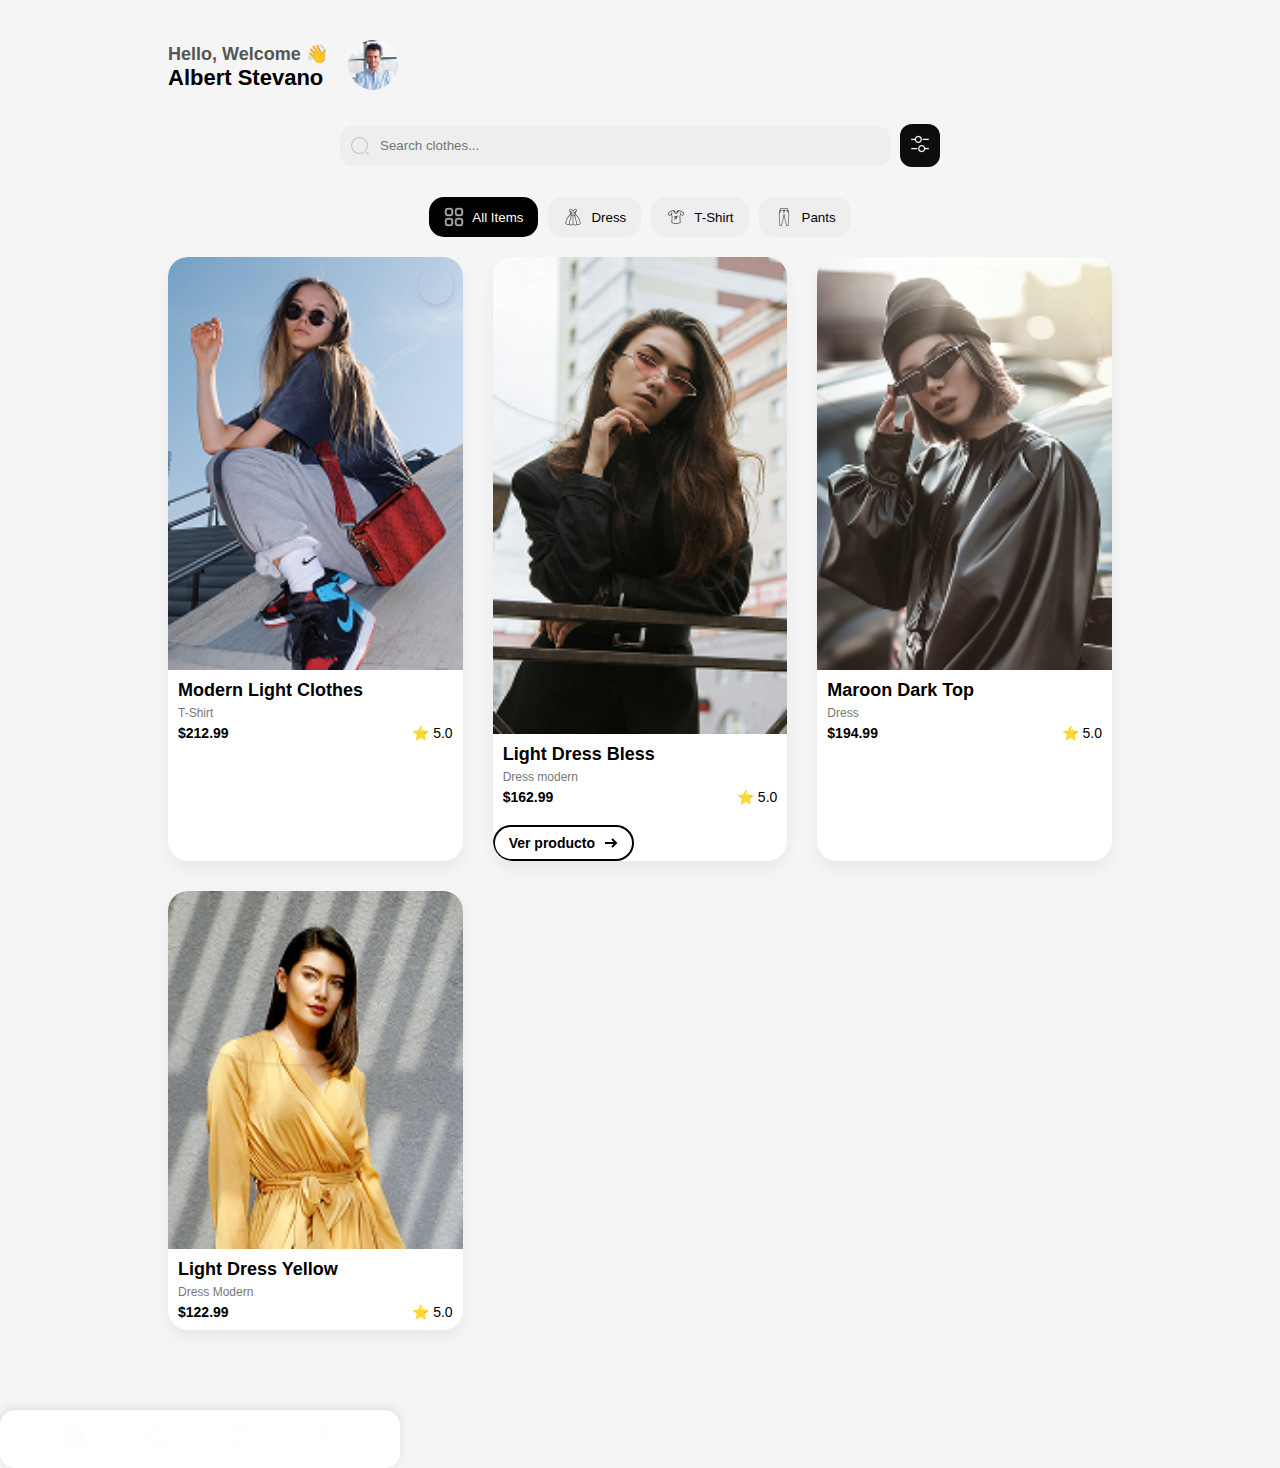
<file: index.html>
<!DOCTYPE html>
<html lang="en">
<head>
    <!-- Configuración básica del documento -->
    <meta charset="UTF-8">
    <meta name="viewport" content="width=device-width, initial-scale=1.0">
    <!-- Enlace al archivo CSS principal -->
    <link rel="stylesheet" href="css/style.css">
    <title>Ecommerce De Ropa</title>
</head>
<body>
    <div class="container">

        <!-- 🧢 ENCABEZADO PRINCIPAL -->
        <header class="header">
            <!-- Mensaje de bienvenida -->
            <div class="welcome">
                <h1>Hello, Welcome 👋</h1>
                <h2 class="username">Albert Stevano</h2>
            </div>

            <!-- Imagen de perfil del usuario -->
            <div class="profile">
                <img src="/storage/img/Profile.png" alt="Foto de perfil de Albert Stevano" class="profile-img">
            </div>
        </header>

        <!-- 🔍 BARRA DE BÚSQUEDA -->
        <div class="search-bar">
            <div class="search-input">
                <img src="/storage/img/search-normal.png" alt="Buscar" class="search-icon">
                <input type="text" placeholder="Search clothes...">
            </div>
            <!-- Botón para aplicar filtros (estéticamente poderoso, funcionalmente aún en veremos) -->
            <button class="filter-btn">
              <img src="/storage/img/Main Icon.png" alt="Filter icon">
            </button>
        </div>

        <!-- 🧭 CATEGORÍAS DE PRODUCTOS -->
        <div class="category-bar">
            <!-- Categoría: Todos los productos -->
            <button class="category-btn active">
              <img src="/storage/img/Default Icon.png" alt="All Items">
              <span>All Items</span>
            </button>

            <!-- Categoría: Vestidos -->
            <button class="category-btn">
              <img src="/storage/img/Default Icon (1).png" alt="Dress">
              <span>Dress</span>
            </button>

            <!-- Categoría: Camisetas -->
            <button class="category-btn">
              <img src="/storage/img/Default Icon (2).png" alt="T-Shirt">
              <span>T-Shirt</span>
            </button>

            <!-- Categoría: Pantalones -->
            <button class="category-btn">
              <img src="/storage/img/Default Icon (3).png" alt="Pants">
              <span>Pants</span>
            </button>
        </div>

        <!-- 🛍️ LISTA DE PRODUCTOS -->
        <div class="product-list">

            <!-- Tarjeta de producto 1 -->
            <div class="product-card">
                <div class="product-image">
                  <img src="/storage/img/Product 1.png" alt="Modern Light Clothes">
                  
                  <!-- Botón para marcar como favorito -->
                  <button class="favorite-btn">
                    <!-- Ícono de corazón SVG -->
                    <svg class="heart-icon" viewBox="0 0 24 24" width="24" height="24" xmlns="http://www.w3.org/2000/svg">
                      <path d="..." fill="none" stroke="red" stroke-width="2" stroke-linecap="round" stroke-linejoin="round"/>
                    </svg>
                  </button>
                </div>

                <!-- Información del producto -->
                <div class="product-info">
                  <h3>Modern Light Clothes</h3>
                  <p class="product-category">T-Shirt</p>
                  <div class="price-rating">
                    <span class="price">$212.99</span>
                    <span class="rating">⭐ 5.0</span>
                  </div>
                </div>
            </div>

            <!-- Tarjeta de producto 2 con enlace a detalle -->
            <div class="product-card">
              <a href="/views/detail.html" class="product-link">
                <div class="product-image">
                  <img src="/storage/img/Product 2.png" alt="Light Dress Bless">
                  <button class="favorite-btn">
                    <svg class="heart-icon" ...></svg>
                  </button>
                </div>
                <div class="product-info">
                  <h3>Light Dress Bless</h3>
                  <p class="product-category">Dress modern</p>
                  <div class="price-rating">
                    <span class="price">$162.99</span>
                    <span class="rating">⭐ 5.0</span>
                  </div>
                </div>
              </a>

              <!-- Botón adicional para ver producto (sí, ya estaba dentro del <a>, pero doble seguridad nunca sobra) -->
              <a href="/views/detail.html" class="btn-ver-mas">
                <span>Ver producto</span>
                <svg viewBox="0 0 13 10" height="10px" width="15px">
                  <path d="M1,5 L11,5"></path>
                  <polyline points="8 1 12 5 8 9"></polyline>
                </svg>
              </a>
            </div>

            <!-- Tarjeta de producto 3 -->
            <div class="product-card">
              <div class="product-image">
                <img src="/storage/img/Product 3.png" alt="Maroon Dark Top">
                <button class="favorite-btn">
                  <svg class="heart-icon" ...></svg>
                </button>
              </div>
              <div class="product-info">
                <h3>Maroon Dark Top</h3>
                <div class="product-category">Dress</div>
                <div class="price-rating">
                  <span class="price">$194.99</span>
                  <span class="rating">⭐ 5.0</span>
                </div>
              </div>
            </div>

            <!-- Tarjeta de producto 4 (saca de internet 😅) -->
            <div class="product-card">
              <div class="product-image">
                <img src="/storage/img/Product 4.png" alt="Light Dress Yellow">
                <button class="favorite-btn">
                  <svg class="heart-icon" ...></svg>
                </button>
              </div>
              <div class="product-info">
                <h3>Light Dress Yellow</h3>
                <div class="product-category">Dress Modern</div>
                <div class="price-rating">
                  <span class="price">$122.99</span>
                  <span class="rating">⭐ 5.0</span>
                </div>
              </div>
            </div>
        </div>
    </div>

    <!-- 📱 NAVEGACIÓN INFERIOR FIJA -->
    <nav class="bottom-nav">
        <!-- Enlace a Inicio -->
        <a href="index.html">
            <button><img src="/storage/img/Main Icon (1).png" alt="Home"></button>
        </a>
        <!-- Enlace a Carrito -->
        <a href="#">
            <button><img src="/storage/img/Main Icon (2).png" alt="Cart"></button>
        </a>
        <!-- Enlace a Favoritos -->
        <a href="#">
            <button><img src="/storage/img/Main Icon (3).png" alt="Favorites"></button>
        </a>
        <!-- Enlace a Perfil -->
        <a href="#">
            <button><img src="/storage/img/Main Icon (4).png" alt="Profile"></button>
        </a>
    </nav>

    <!-- ❤️ SCRIPT para activar/desactivar favoritos -->
    <script>
        document.querySelectorAll('.favorite-btn').forEach(btn => {
          btn.addEventListener('click', () => {
            const heartPath = btn.querySelector('svg path');
            const isFavorited = heartPath.getAttribute('fill') === 'red';

            if (isFavorited) {
              heartPath.setAttribute('fill', 'none');
            } else {
              heartPath.setAttribute('fill', 'red');
            }
          });
        });
    </script>
</body>
</html>
</file>
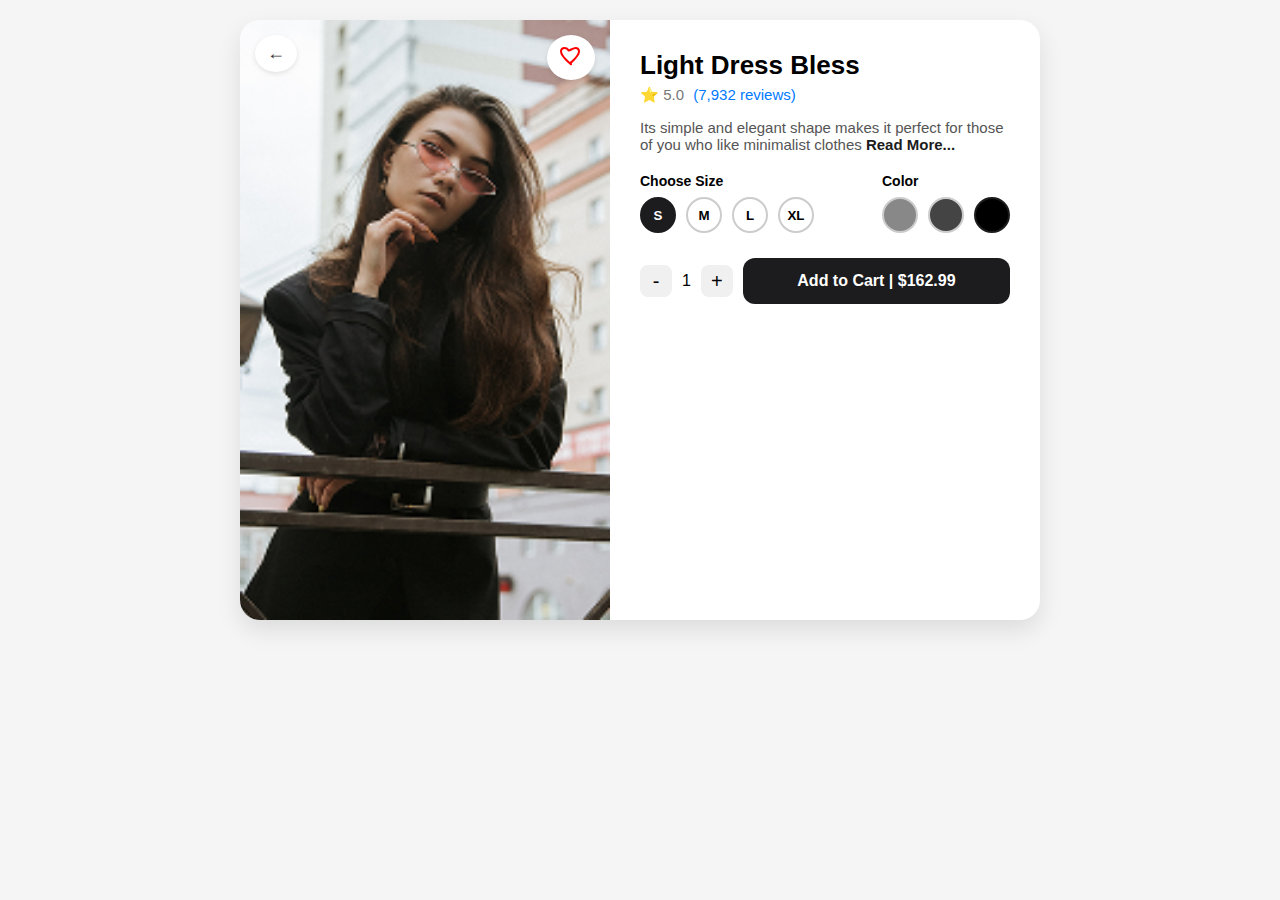
<file: views/detail.html>
<!DOCTYPE html>
<html lang="en">
<head>
  <!-- Configuración básica del documento -->
  <meta charset="UTF-8" />
  <meta name="viewport" content="width=device-width, initial-scale=1.0"/>
  <!-- Enlace al archivo CSS de estilos -->
  <link rel="stylesheet" href="/css/detail.css" />
  <title>Product Detail</title>
</head>
<body>

  <!-- Contenedor principal del detalle del producto -->
  <div class="product-detail">

    <!-- Sección de la imagen del producto -->
    <div class="product-image">
      <!-- Botón para volver a la página principal -->
      <a href="/index.html" class="back-btn">←</a>
      <!-- Imagen del producto -->
      <img src="/storage/img/Product 2.png" alt="Light Dress Bless" />
      
      <!-- Botón para marcar como favorito (corazón) -->
      <button class="favorite-btn">
        <svg class="heart-icon" viewBox="0 0 24 24" width="24" height="24" xmlns="http://www.w3.org/2000/svg">
          <!-- Contorno del ícono de corazón -->
          <path d="M12 21.35c-.4-.36-1.45-1.32-2.3-2.06C5.4 15.36 2 12.28 2 8.5
                   2 6.5 3.5 5 5.5 5
                   c1.74 0 3.41 1.15 4.13 2.44
                   h.74C13.09 6.15 14.76 5 16.5 5
                   C18.5 5 20 6.5 20 8.5
                   c0 3.78-3.4 6.86-7.7 10.79
                   l-.3.26-.3-.26z"
                fill="none" stroke="red" stroke-width="2" stroke-linecap="round" stroke-linejoin="round"/>
        </svg>
      </button>
    </div>

    <!-- Sección de la información del producto -->
    <div class="product-info">
      <h2>Light Dress Bless</h2>

      <!-- Calificación del producto -->
      <div class="rating">
        ⭐ 5.0 <a href="#">(7,932 reviews)</a>
      </div>

      <!-- Descripción breve del producto -->
      <p class="description">
        Its simple and elegant shape makes it perfect for those of you who like minimalist clothes 
        <span class="read-more">Read More...</span>
      </p>

      <!-- Opciones del producto: Talla y Color -->
      <div class="options">
        <!-- Selección de talla -->
        <div class="option-group">
          <label>Choose Size</label>
          <div class="choices">
            <button class="size-btn active">S</button>
            <button class="size-btn">M</button>
            <button class="size-btn">L</button>
            <button class="size-btn">XL</button>
          </div>
        </div>
      
        <!-- Selección de color -->
        <div class="option-group">
          <label>Color</label>
          <div class="choices">
            <button class="color-btn" style="background-color: #888;"></button>
            <button class="color-btn" style="background-color: #444;"></button>
            <button class="color-btn selected" style="background-color: #000;"></button>
          </div>
        </div>
      </div>

      <!-- Sección para seleccionar cantidad y agregar al carrito -->
      <div class="add-to-cart">
        <div class="quantity">
          <!-- Botones para aumentar o disminuir cantidad -->
          <button>-</button>
          <span>1</span>
          <button>+</button>
        </div>
        <!-- Botón para ir al checkout con el producto seleccionado -->
        <a href="checkout.html" class="add-button">Add to Cart | $162.99</a>
      </div>
    </div>
  </div>

  <!-- Scripts para interactividad -->
  <script>
    // Funcionalidad del botón de favorito (cambiar color del corazón)
    document.querySelectorAll('.favorite-btn').forEach(btn => {
      btn.addEventListener('click', () => {
        const heartPath = btn.querySelector('svg path');
        const isFavorited = heartPath.getAttribute('fill') === 'red';
  
        // Alternar entre rojo (favorito) y vacío (no favorito)
        if (isFavorited) {
          heartPath.setAttribute('fill', 'none');
        } else {
          heartPath.setAttribute('fill', 'red');
        }
      });
    });

    // Funcionalidad para seleccionar una talla
    const sizeButtons = document.querySelectorAll('.size-btn');
    sizeButtons.forEach(btn => {
      btn.addEventListener('click', () => {
        // Remover 'active' de todas y aplicarlo solo a la seleccionada
        sizeButtons.forEach(b => b.classList.remove('active'));
        btn.classList.add('active');
      });
    });

    // Funcionalidad para seleccionar un color
    const colorButtons = document.querySelectorAll('.color-btn');
    colorButtons.forEach(btn => {
      btn.addEventListener('click', () => {
        // Remover 'selected' de todos los botones y aplicarlo al nuevo
        colorButtons.forEach(b => b.classList.remove('selected'));
        btn.classList.add('selected');
      });
    });
  </script>
</body>
</html>
</file>
<file: css/detail.css>
/* Estilos base */
body {
  margin: 0; /* Quita márgenes por defecto del body */
  font-family: 'Segoe UI', sans-serif; /* Fuente moderna y legible */
  background-color: #f5f5f5; /* Fondo gris claro para todo el sitio */
}

/* Contenedor principal del detalle del producto */
.product-detail {
  max-width: 400px; /* Ancho máximo en móviles */
  margin: 20px auto; /* Centrado horizontal con margen superior */
  background: #fff; /* Fondo blanco */
  border-radius: 20px; /* Bordes redondeados */
  overflow: hidden; /* Oculta lo que se sale del contenedor */
  box-shadow: 0 10px 25px rgba(0, 0, 0, 0.1); /* Sombra suave */
}

/* Contenedor de la imagen del producto */
.product-image {
  position: relative; /* Necesario para posicionar botones sobre la imagen */
  height: 350px;
  overflow: hidden;
}

/* Imagen del producto */
.product-image img {
  width: 100%;
  height: 100%;
  object-fit: cover; /* La imagen se recorta para llenar el contenedor */
  display: block;
  border-bottom: 1px solid #eee; /* Línea sutil de separación */
}

/* Botones superiores: volver y favorito */
.back-btn,
.favorite-btn {
  position: absolute;
  top: 15px; /* Pegado a la parte superior */
  background-color: white;
  border: none;
  padding: 8px 12px;
  border-radius: 50%; /* Botón circular */
  font-size: 18px;
  cursor: pointer;
  text-decoration: none;
  color: #333;
  box-shadow: 0 2px 5px rgba(0, 0, 0, 0.1); /* Sombra ligera */
}

/* Posición izquierda para el botón de volver */
.back-btn {
  left: 15px;
}

/* Posición derecha para el botón de favorito */
.favorite-btn {
  right: 15px;
}

/* Sección de información del producto */
.product-info {
  padding: 20px;
}

.product-info h2 {
  margin: 0;
  font-size: 22px;
}

/* Sección de calificación */
.rating {
  margin-top: 5px;
  color: #777; /* Gris tenue */
  font-size: 14px;
}

.rating a {
  color: #007aff; /* Azul llamativo */
  text-decoration: none;
  margin-left: 5px;
}

/* Descripción del producto */
.description {
  margin-top: 15px;
  font-size: 14px;
  color: #555;
}

/* Botón o texto para leer más */
.read-more {
  font-weight: bold;
  color: #1c1c1e;
  cursor: pointer;
}

/* Contenedor de opciones (talla y color) */
.options {
  display: flex;
  justify-content: space-between;
  align-items: flex-start;
  gap: 30px; /* Separación entre grupos */
  margin-top: 20px;
}

/* Grupo individual de opciones (talla o color) */
.option-group {
  display: flex;
  flex-direction: column;
  gap: 8px;
}

/* Título del grupo (por ejemplo: Talla) */
.option-group label {
  font-weight: bold;
  font-size: 14px;
}

/* Contenedor de los botones de opción */
.choices {
  display: flex;
  gap: 10px;
}

/* Botones de talla */
.size-btn {
  width: 36px;
  height: 36px;
  border-radius: 50%;
  border: 2px solid #ccc;
  background-color: #fff;
  font-weight: bold;
  cursor: pointer;
  transition: all 0.2s ease;
}

/* Talla seleccionada */
.size-btn.active {
  background-color: #1c1c1e;
  color: #fff;
  border-color: #1c1c1e;
}

/* Botones de color */
.color-btn {
  width: 36px;
  height: 36px;
  border-radius: 50%;
  border: 2px solid #ccc;
  cursor: pointer;
  transition: all 0.2s ease;
}

/* Color seleccionado */
.color-btn.selected {
  border-color: #1c1c1e;
}

/* Sección de agregar al carrito */
.add-to-cart {
  display: flex;
  justify-content: space-between;
  align-items: center;
  margin-top: 25px;
  gap: 10px;
}

/* Contador de cantidad */
.quantity {
  display: flex;
  align-items: center;
  gap: 10px;
}

.quantity button {
  width: 30px;
  height: 30px;
  border-radius: 8px;
  border: none;
  background-color: #f0f0f0;
  font-size: 18px;
  cursor: pointer;
}

/* Botón para añadir al carrito */
.add-button {
  flex: 1;
  background-color: #1c1c1e;
  color: white;
  border: none;
  padding: 12px;
  border-radius: 12px;
  font-size: 14px;
  cursor: pointer;
  font-weight: bold;
  text-align: center;
  text-decoration: none;
  display: inline-block;
}

/* Estilos específicos para pantallas grandes (escritorio) */
@media screen and (min-width: 768px) {
  .product-detail {
    max-width: 800px; /* Más ancho en escritorio */
    display: flex; /* Disposición horizontal */
    flex-direction: row;
  }

  .product-image {
    width: 50%; /* Mitad de la pantalla */
    height: auto;
  }

  .product-image img {
    height: 100%;
    object-fit: cover;
  }

  .product-info {
    width: 50%;
    padding: 30px;
  }

  .product-info h2 {
    font-size: 26px;
  }

  .rating {
    font-size: 15px;
  }

  .description {
    font-size: 15px;
  }

  .add-button {
    font-size: 16px;
    padding: 14px;
  }

  .quantity button {
    width: 32px;
    height: 32px;
    font-size: 20px;
  }
}
</file>
<file: css/style.css>
/* ==== RESET GENERAL ==== */
* {
  margin: 0;
  padding: 0;
  box-sizing: border-box; /* Incluye padding y border en el tamaño total de los elementos */
}

/* ==== ESTILOS BASE DEL BODY ==== */
body {
  font-family: 'Segoe UI', sans-serif;
  background-color: #f5f5f5;
  user-select: none; /* Previene que el usuario seleccione texto accidentalmente */
}

/* ==== CONTENEDOR GENERAL ==== */
.container {
  max-width: 400px;
  margin: auto; /* Centrado horizontal */
  padding: 20px;
}

/* ==== HEADER SUPERIOR ==== */
.header {
  display: flex;
  justify-content: space-between; /* Espaciado entre título y perfil */
  align-items: center;
}

.welcome h1 {
  font-size: 18px;
  color: #555;
}

.username {
  font-size: 22px;
  font-weight: bold;
}

.profile-img {
  width: 50px;
  height: 50px;
  border-radius: 50%; /* Imagen circular */
}

/* ==== BARRA DE BÚSQUEDA ==== */
.search-bar {
  display: flex;
  align-items: center;
  margin: 20px 0;
  gap: 10px;
}

.search-input {
  display: flex;
  align-items: center;
  background: #eee;
  padding: 10px;
  border-radius: 12px;
  flex: 1; /* Ocupa todo el ancho restante */
}

.search-input input {
  border: none;
  background: transparent;
  margin-left: 10px;
  outline: none;
  width: 100%;
}

.filter-btn {
  background: #0d0d0d;
  border: none;
  padding: 10px;
  border-radius: 12px;
}

/* ==== CATEGORÍAS ==== */
.category-bar {
  display: flex;
  justify-content: space-between;
  overflow-x: auto; /* Scroll horizontal si hay muchas categorías */
  margin-bottom: 20px;
  gap: 10px;
}

.category-btn {
  display: flex;
  align-items: center;
  gap: 8px;
  padding: 10px 15px;
  background-color: #eee;
  border-radius: 15px;
  border: none;
  white-space: nowrap; /* Evita que se dividan en varias líneas */
  cursor: pointer;
  transition: background 0.3s ease;
}

.category-btn.active {
  background-color: #000;
  color: #fff;
}

.category-btn img {
  width: 20px;
  height: 20px;
}

/* ==== LISTA DE PRODUCTOS ==== */
.product-list {
  display: grid;
  grid-template-columns: 1fr 1fr; /* Dos columnas */
  gap: 20px;
}

.product-card {
  background: #fff;
  border-radius: 20px;
  overflow: hidden;
  box-shadow: 0 8px 15px rgba(0,0,0,0.05);
}

.product-link {
  color: inherit;
  text-decoration: none;
}

.product-image {
  position: relative;
}

.product-image img {
  width: 100%;
  display: block;
}

/* ==== BOTÓN DE FAVORITOS EN PRODUCTOS ==== */
.favorite-btn {
  position: absolute;
  top: 10px;
  right: 10px;
  background: #fff;
  border: none;
  border-radius: 50%;
  padding: 5px;
  box-shadow: 0 2px 5px rgba(0,0,0,0.1);
  cursor: pointer;
}

.favorite-btn img {
  width: 18px;
  height: 18px;
}

.product-info {
  padding: 10px;
}

.product-info h3 {
  font-size: 16px;
  margin-bottom: 5px;
}

.product-category {
  font-size: 12px;
  color: #777;
}

.price-rating {
  display: flex;
  justify-content: space-between;
  align-items: center;
  font-size: 14px;
  margin-top: 5px;
}

.price {
  font-weight: bold;
  color: #000;
}

/* ==== NAVEGACIÓN INFERIOR (VERSIÓN MÓVIL) ==== */
.bottom-nav {
  position: fixed;
  bottom: 10px;
  left: 50%;
  transform: translateX(-50%);
  width: 90%;
  max-width: 400px;
  background-color: #1c1c1e;
  padding: 15px 0;
  border-radius: 30px;
  display: flex;
  justify-content: space-around;
  align-items: center;
  z-index: 100; /* Para que siempre esté encima */
}

.bottom-nav button {
  background: none;
  border: none;
  cursor: pointer;
}

.bottom-nav img {
  width: 24px;
  filter: brightness(0) invert(1); /* Iconos blancos */
}

/* ==== BOTÓN “VER MÁS” ==== */
.btn-ver-mas {
  display: inline-flex;
  align-items: center;
  justify-content: center;
  gap: 8px;
  margin-top: 10px;
  text-decoration: none;
  color: #000;
  font-weight: 600;
  border: 2px solid #000;
  padding: 8px 14px;
  border-radius: 25px;
  transition: all 0.3s ease;
  font-size: 14px;
}

.btn-ver-mas svg {
  fill: none;
  stroke: #000;
  stroke-width: 2px;
  transition: transform 0.3s ease;
}

.btn-ver-mas:hover {
  background-color: #000;
  color: #fff;
}

.btn-ver-mas:hover svg {
  stroke: #fff;
  transform: translateX(4px); /* Anima la flecha hacia la derecha */
}

/* ==== ESTILOS PARA ESCRITORIO ==== */
@media (min-width: 768px) {
  .container {
    max-width: 1024px;
    padding: 40px;
  }

  .header {
    justify-content: flex-start;
    gap: 20px;
  }

  .search-bar {
    max-width: 600px;
    margin: 30px auto;
  }

  .category-bar {
    justify-content: center;
    flex-wrap: wrap;
  }

  .product-list {
    grid-template-columns: repeat(3, 1fr); /* Tres columnas */
    gap: 30px;
  }

  .product-info h3 {
    font-size: 18px;
  }

  .bottom-nav {
    position: static; /* Ya no es fija */
    transform: none;
    margin-top: 40px;
    border-radius: 15px;
    justify-content: space-evenly;
    background-color: #fff;
    box-shadow: 0 -2px 10px rgba(0,0,0,0.1);
  }

  .bottom-nav img {
    filter: none; /* Iconos en color normal */
  }
}

/* ==== BOTÓN DE FAVORITO (GENÉRICO) ==== */
.favorite-btn {
  background: none;
  border: none;
  cursor: pointer;
  padding: 5px;
}

.favorite-btn .heart-icon {
  transition: fill 0.3s ease;
}
</file>
